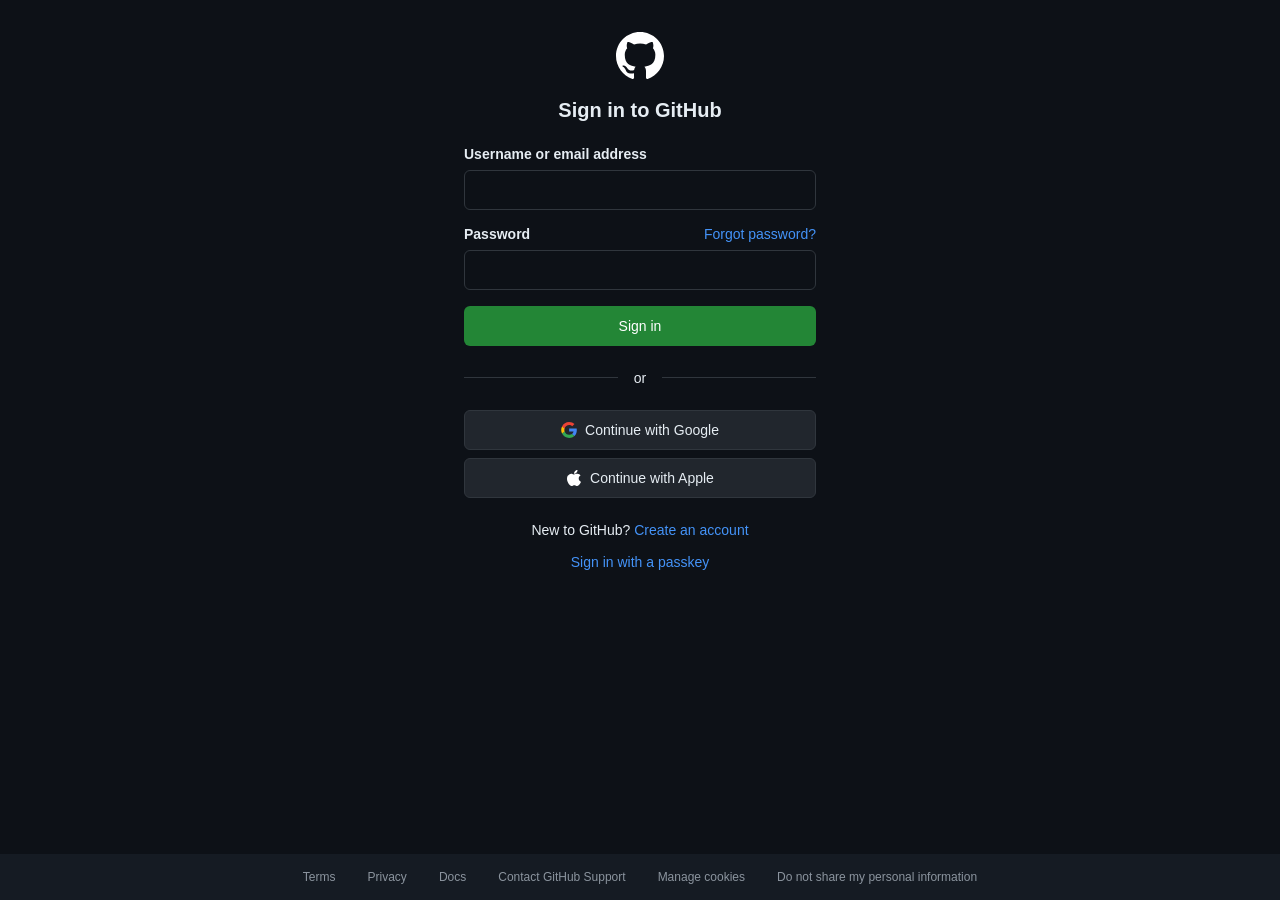
<file: login.html>
<!DOCTYPE html>
<html lang="en">

<head>
    <meta charset="UTF-8">
    <meta name="viewport" content="width=device-width, initial-scale=1.0">
    <meta name="description" content="Opis">
    <meta name="author" content="Jakob">
    <title>Sign in to GitHub</title>
    <link rel="stylesheet" href="style/style.css">
    <link rel="icon" type="image/x-icon" href="style/images/github-white-icon.svg">
</head>

<body>
    <div id="main">
        <div id="header">
            <img src="style/images/github-white-icon.svg" alt="GitHub logo" width="48" height="48">
            <h1 id="signin">Sign in to GitHub</h1>
        </div>

        <div id="form">
            <form action="prijava" method="post">
                <label for="user">Username or email address</label>
                <input type="text" id="user" name="user" required>

                <div class="row">
                    <label for="pass">Password</label>
                    <a href="#" class="small">Forgot password?</a>
                </div>
                <input type="password" id="pass" name="pass" required>

                <button type="submit" class="btn">Sign in</button>
            </form>
        </div>

        <div class="divider"><span>or</span></div>

        <a href="#" class="social">
            <img src="style/images/google-icon-logo-svgrepo-com.svg" alt="Google logo" width="16" height="16">
            Continue with Google
        </a>

        <a href="#" class="social">
            <img src="style/images/Apple_logo_white.svg" alt="Apple logo" width="16" height="16">
            Continue with Apple
        </a>

        <div id="create">
            New to GitHub? <a href="#">Create an account</a>
        </div>

        <a href="#" id="passkey">Sign in with a passkey</a>
    </div>

    <div id="footer">
        <a href="#">Terms</a>
        <a href="#">Privacy</a>
        <a href="#">Docs</a>
        <a href="#">Contact GitHub Support</a>
        <a href="#">Manage cookies</a>
        <a href="#">Do not share my personal information</a>
    </div>
</body>

</html>
</file>
<file: style/style.css>
*{
    margin: 0;
    padding: 0;
    box-sizing: border-box;
    font-family: -apple-system, BlinkMacSystemFont, "Segoe UI", "Noto Sans", Helvetica, Arial, sans-serif;
}

body{
    min-height: 100vh;
    display: flex;
    flex-direction: column;
    align-items: center;
    padding: 2rem 1rem 0;
    background-color: #0d1117;
    color: #e6edf3;
}

#main{
    width: 100%;
    max-width: 352px;
    text-align: center;
}

img{
    max-width: 100%;
    height: auto;
}

#header{
    margin-bottom: 1.5rem;
}

#signin{
    margin-top: 16px;
    font-size: 20px;
    font-weight: 600;
}

#reset-text{
    margin-top: 16px;
    font-size: 14px;
    color: #e6edf3;
}

a{
    color: #4493f8;
    text-decoration: none;
}

a:hover{
    text-decoration: underline;
}

.small{
    font-size: 14px;
}

#form{
    text-align: left;
}

label{
    display: block;
    font-size: 14px;
    font-weight: 600;
    margin-bottom: 8px;
}

input{
    width: 100%;
    height: 40px;
    padding: 0 12px;
    font-size: 14px;
    color: #e6edf3;
    background-color: #0d1117;
    border: 1px solid #30363d;
    border-radius: 6px;
    margin-bottom: 16px;
}

input:focus{
    outline: none;
    border-color: #388bfd;
    box-shadow: 0 0 0 3px rgba(56, 139, 253, 0.4);
}

.row{
    display: flex;
    justify-content: space-between;
}

.btn{
    width: 100%;
    height: 40px;
    font-size: 14px;
    font-weight: 500;
    color: #ffffff;
    background-color: #238636;
    border: none;
    border-radius: 6px;
    cursor: pointer;
}

.btn:hover{
    background-color: #2ea043;
}

.divider{
    display: flex;
    align-items: center;
    margin: 24px 0;
}

.divider::before,
.divider::after{
    content: "";
    flex: 1;
    height: 1px;
    background-color: #30363d;
}

.divider span{
    padding: 0 16px;
    font-size: 14px;
}

.social{
    display: flex;
    align-items: center;
    justify-content: center;
    gap: 8px;
    height: 40px;
    margin-bottom: 8px;
    font-size: 14px;
    font-weight: 500;
    color: #e6edf3;
    background-color: #21262d;
    border: 1px solid #30363d;
    border-radius: 6px;
}

.social img{
    width: 16px;
    height: 16px;
    object-fit: contain;
}

.social:hover{
    text-decoration: none;
    background-color: #30363d;
}

#create{
    margin-top: 24px;
    font-size: 14px;
}

#passkey{
    display: block;
    margin-top: 16px;
    font-size: 14px;
}

#footer{
    margin: auto -1rem 0;
    align-self: stretch;
    background-color: #151b23;
    display: flex;
    flex-wrap: wrap;
    justify-content: center;
    gap: 8px 32px;
    padding: 16px;
    font-size: 12px;
}

#footer a{
    color: #8b949e;
}

#footer a:hover{
    color: #4493f8;
}

.swal2-popup{
    border: 1px solid #30363d;
    border-radius: 6px;
    font-size: 14px;
}

.swal2-title{
    font-size: 20px;
    font-weight: 600;
}

.swal2-confirm{
    font-weight: 500;
}
</file>
